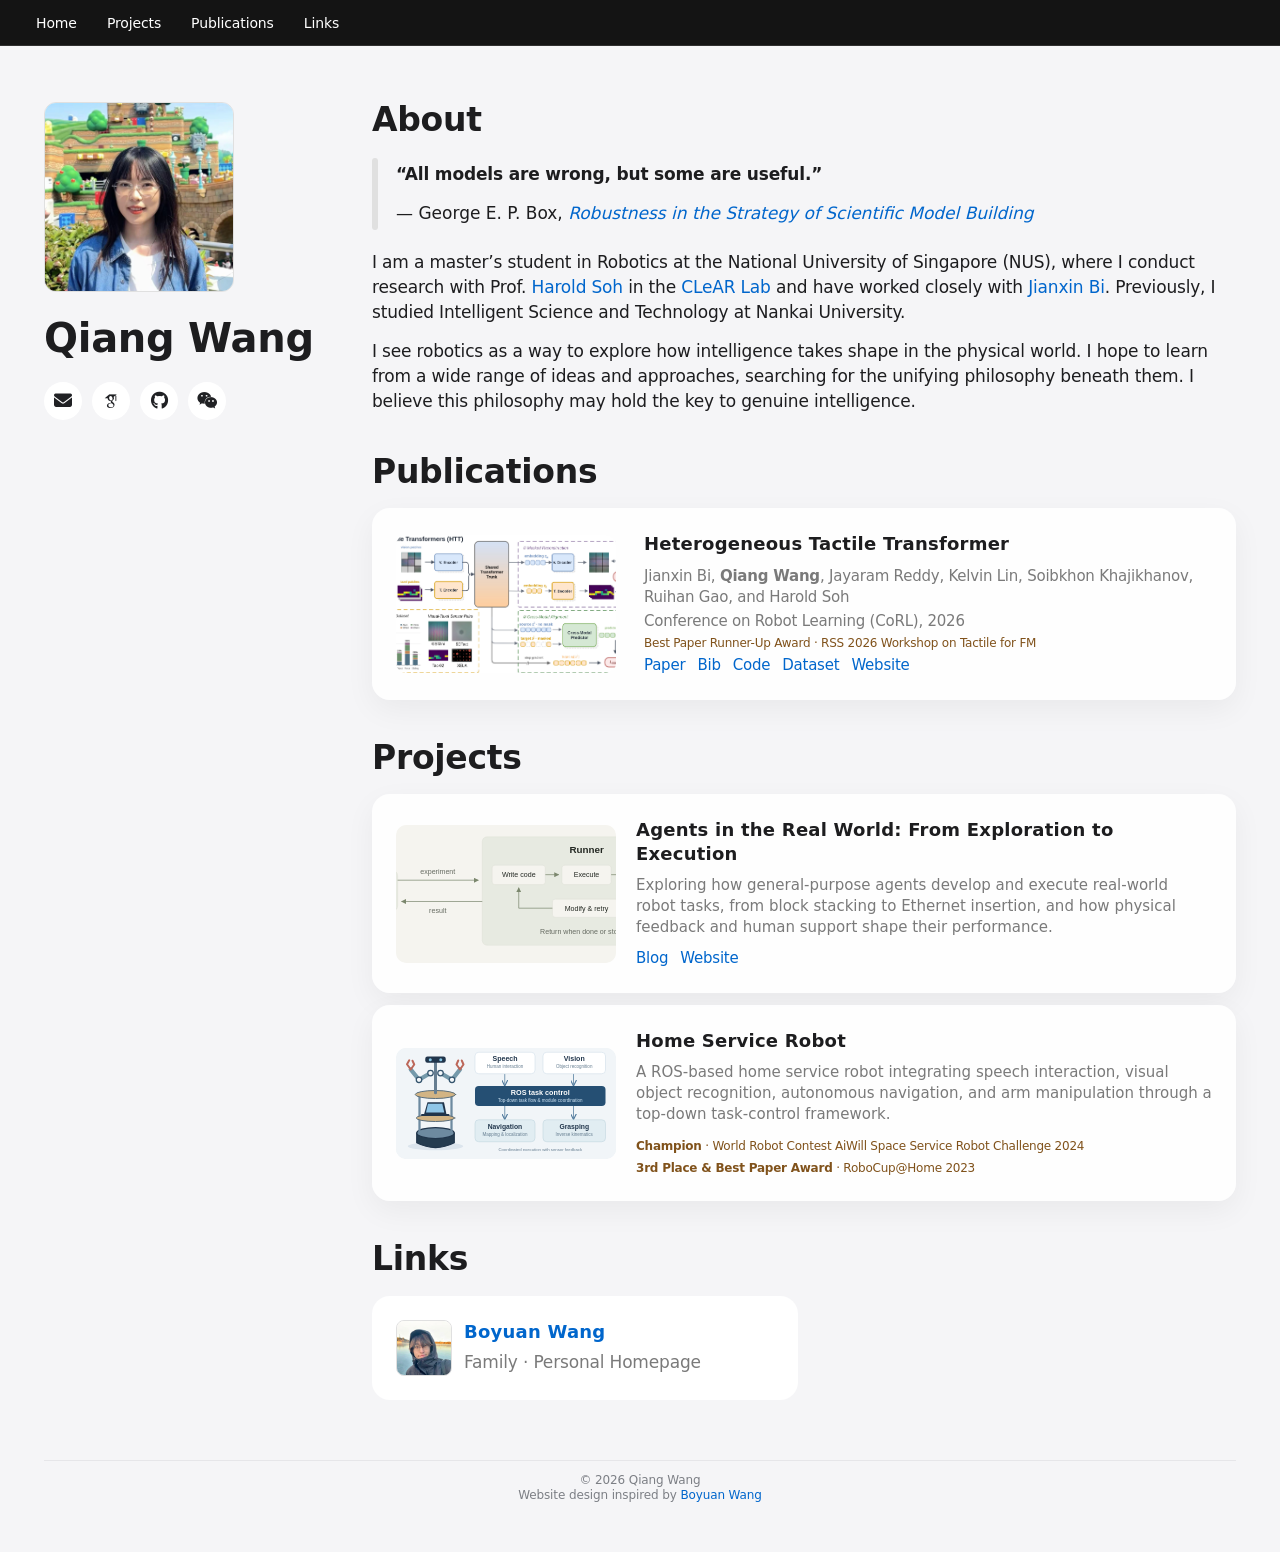
<file: index.html>
<!doctype html>
<html lang="zh-CN">
<head>
  <meta charset="utf-8">
  <meta name="viewport" content="width=device-width,initial-scale=1">
  <meta name="description" content="Qiang Wang 的个人主页：关于、学术发表、项目、链接与日常。">
  <title>Qiang Wang</title>
  <link rel="icon" href="favicon-cat.png" type="image/png">
  <link rel="stylesheet" href="style.css?v=20260922-home-robot-crop">
</head>
<body>
  <a class="skip" href="#about-me">跳至正文</a>
  <header><nav aria-label="主导航"><a href="#about-me">Home</a><a href="#projects">Projects</a><a href="#publications">Publications</a><a href="#friends-links">Links</a></nav></header>
  <div class="layout">
    <aside class="profile" aria-label="个人资料">
      <img class="portrait" src="portrait-closeup.jpg" alt="Qiang Wang" width="190" height="196">
      <h1 class="name">Qiang Wang</h1>
      
<div class="socials" aria-label="联系方式">
<a href="mailto:quimby.wang@outlook.com" title="Email: quimby.wang@outlook.com" aria-label="发送邮件至 quimby.wang@outlook.com"><i class="icon solid" aria-hidden="true">&#xf0e0;</i></a>
<a href="https://scholar.google.com/citations?hl=en&amp;user=KD0hxR0AAAAJ" title="Google Scholar" aria-label="Google Scholar" target="_blank" rel="noopener noreferrer"><i class="icon scholar" aria-hidden="true">&#xe9d4;</i></a>
<a href="https://github.com/Qistee" title="GitHub: Qistee" aria-label="GitHub: Qistee" target="_blank" rel="noopener noreferrer"><i class="icon brand" aria-hidden="true">&#xf09b;</i></a>
<a href="wechat-qr.png" title="微信二维码" aria-label="打开微信二维码" target="_blank" rel="noopener noreferrer"><i class="icon brand" aria-hidden="true">&#xf1d7;</i></a>

</div>
    </aside>
    <main>
      <section id="about-me"><h2>About</h2><blockquote class="blank-quote about-quote" cite="https://doi.org/10.1016/B978-0-12-438150-6.50018-2"><p><strong>“All models are wrong, but some are useful.”</strong></p><p class="quote-source">— George E. P. Box, <cite><a href="https://gwern.net/doc/statistics/decision/1979-box.pdf#page=2" target="_blank" rel="noopener noreferrer">Robustness in the Strategy of Scientific Model Building</a></cite></p></blockquote><div class="about-text" lang="en">
<p>I am a master’s student in Robotics at the National University of Singapore (NUS), where I conduct research with Prof. <a href="https://haroldsoh.com/" target="_blank" rel="noopener noreferrer">Harold Soh</a> in the <a href="https://clear-nus.github.io/" target="_blank" rel="noopener noreferrer">CLeAR Lab</a> and have worked closely with <a href="https://jxbi1010.github.io/" target="_blank" rel="noopener noreferrer">Jianxin Bi</a>. Previously, I studied Intelligent Science and Technology at Nankai University.</p>
<p>I see robotics as a way to explore how intelligence takes shape in the physical world. I hope to learn from a wide range of ideas and approaches, searching for the unifying philosophy beneath them. I believe this philosophy may hold the key to genuine intelligence.</p>
</div></section>
      <section id="publications"><h2>Publications</h2>
<article class="content-row publication" lang="en" aria-labelledby="htt-title">
<a class="pub-preview" href="https://jxbi1010.github.io/htt-gh-page/" target="_blank" rel="noopener noreferrer"><img src="htt.jpg" alt="Heterogeneous Tactile Transformer overview" loading="lazy"></a>
<div class="row-copy">
<h3 id="htt-title">Heterogeneous Tactile Transformer</h3>
<p class="pub-authors">Jianxin Bi, <strong>Qiang Wang</strong>, Jayaram Reddy, Kelvin Lin, Soibkhon Khajikhanov, Ruihan Gao, and Harold Soh</p>
<p class="pub-venue">Conference on Robot Learning (CoRL), 2026</p>
<p class="pub-award">Best Paper Runner-Up Award · <a href="https://tac-for-fm.github.io/rss2026/" target="_blank" rel="noopener noreferrer">RSS 2026 Workshop on Tactile for FM</a></p>
<div class="pub-links" aria-label="HTT resources">
<a href="https://arxiv.org/abs/2606.29948" target="_blank" rel="noopener noreferrer">Paper</a>
<details class="pub-bib"><summary>Bib</summary><div class="bib-content"><pre><code>@inproceedings{bi2026htt,
  title = {Heterogeneous Tactile Transformer},
  author = {Bi, Jianxin and Wang, Qiang and Reddy, Jayaram and Lin, Kelvin and Khajikhanov, Soibkhon and Gao, Ruihan and Soh, Harold},
  booktitle = {Conference on Robot Learning (CoRL)},
  year = {2026},
  eprint = {2606.29948},
  archiveprefix = {arXiv},
  primaryclass = {cs.RO},
  url = {https://arxiv.org/abs/2606.29948},
  dataset = {https://huggingface.co/datasets/AllenBi21/HTT-dataset},
}
</code></pre><a href="htt.bib" download>Download BibTeX</a></div></details>
<a href="https://github.com/jxbi1010/HTT" target="_blank" rel="noopener noreferrer">Code</a>
<a href="https://huggingface.co/datasets/AllenBi21/HTT-dataset" target="_blank" rel="noopener noreferrer">Dataset</a>
<a href="https://jxbi1010.github.io/htt-gh-page/" target="_blank" rel="noopener noreferrer">Website</a>
</div></div></article></section>
      <section id="projects"><h2>Projects</h2><article class="content-row project" lang="en"><a class="pub-preview" href="https://dagroup-pku.github.io/Agentic-Robot/posts/agents-in-the-real-world/" target="_blank" rel="noopener noreferrer"><img src="agents-real-world.svg" alt="Engineer–Runner workflow for experiments on physical robots" loading="lazy"></a><div class="row-copy"><h3>Agents in the Real World: From Exploration to Execution</h3><p>Exploring how general-purpose agents develop and execute real-world robot tasks, from block stacking to Ethernet insertion, and how physical feedback and human support shape their performance.</p><div class="pub-links"><a href="https://dagroup-pku.github.io/Agentic-Robot/posts/agents-in-the-real-world/" target="_blank" rel="noopener noreferrer">Blog</a><a href="https://robot-task-evaluation.quincy-wang.chatgpt.site/" target="_blank" rel="noopener noreferrer">Website</a></div></div></article><article class="content-row project home-robot" lang="en"><a class="pub-preview" href="home-service-robot.svg?v=2" target="_blank" rel="noopener noreferrer" aria-label="View home service robot system diagram"><img src="home-service-robot.svg?v=2" alt="Home service robot: speech and vision feed ROS task control, coordinating navigation and grasping" loading="lazy"></a><div class="row-copy"><h3>Home Service Robot</h3><p>A ROS-based home service robot integrating speech interaction, visual object recognition, autonomous navigation, and arm manipulation through a top-down task-control framework.</p><ul class="project-honors"><li><strong>Champion</strong> · World Robot Contest AiWill Space Service Robot Challenge 2024</li><li><strong>3rd Place &amp; Best Paper Award</strong> · RoboCup@Home 2023</li></ul></div></article></section>
      <section id="friends-links"><h2>Links</h2><div class="friends-grid"><article class="friend-card"><a href="https://elviswang1111.github.io/" target="_blank" rel="noopener noreferrer" aria-label="Boyuan Wang’s homepage"><img src="boyuan-wang.jpg" alt="Boyuan Wang" class="friend-avatar" loading="lazy" width="56" height="56"></a><div class="friend-content"><h3><a href="https://elviswang1111.github.io/" target="_blank" rel="noopener noreferrer">Boyuan Wang</a></h3><p class="friend-meta">Family · Personal Homepage</p></div></article></div></section>
    </main>
<footer>© 2026 Qiang Wang<br>Website design inspired by <a href="https://elviswang1111.github.io/" target="_blank" rel="noopener noreferrer" style="color:var(--blue);text-decoration:none">Boyuan Wang</a></footer>
</div>
</body>
</html>
</file>
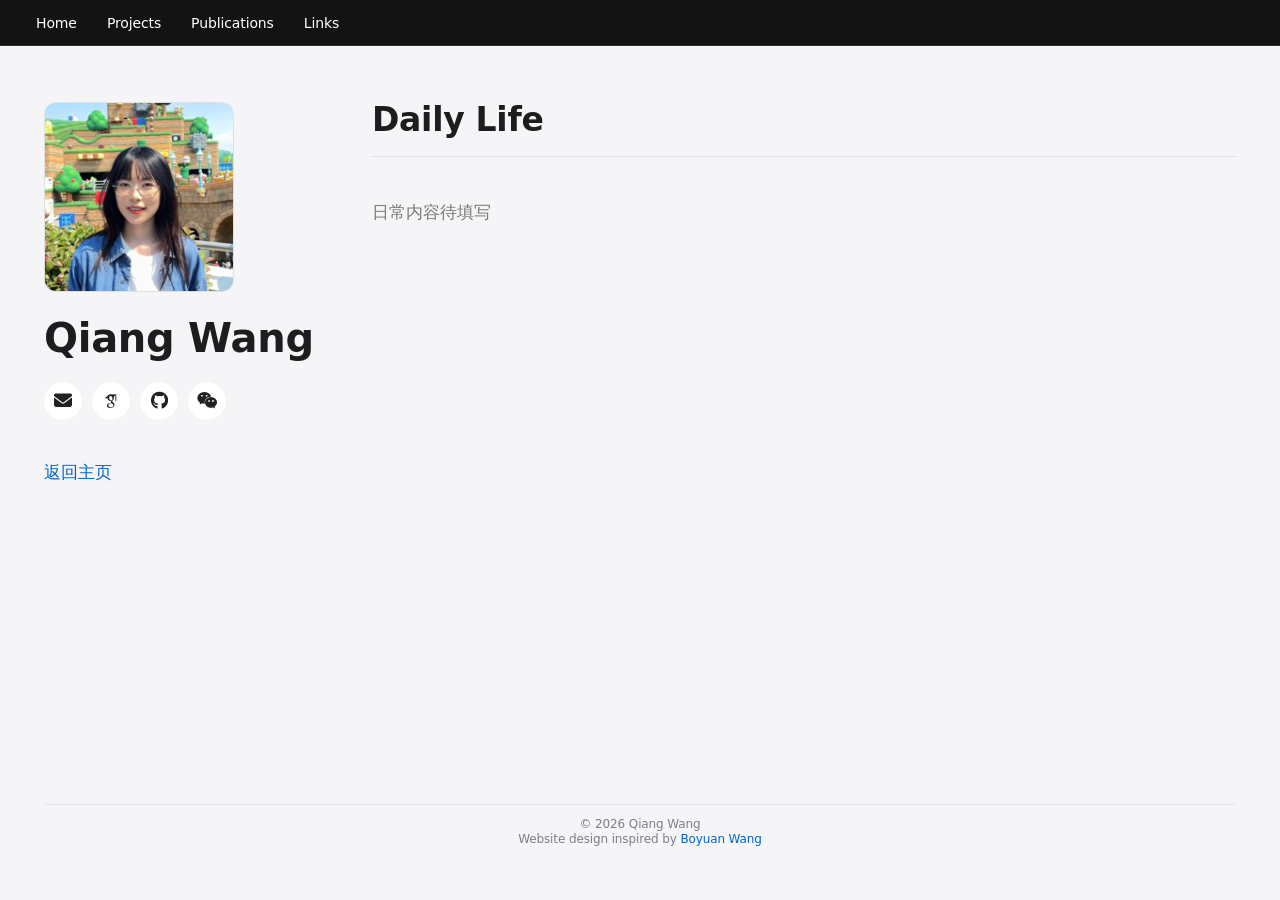
<file: daily-life.html>
<!doctype html>
<html lang="zh-CN"><head><meta charset="utf-8"><meta name="viewport" content="width=device-width,initial-scale=1"><meta name="description" content="Qiang Wang 的日常记录。"><title>Daily Life · Qiang Wang</title><link rel="icon" href="favicon-cat.png" type="image/png"><link rel="stylesheet" href="style.css?v=20260922-home-robot-crop"></head><body><a class="skip" href="#daily-life">跳至正文</a><header><nav aria-label="主导航"><a href="index.html#about-me">Home</a><a href="index.html#projects">Projects</a><a href="index.html#publications">Publications</a><a href="index.html#friends-links">Links</a></nav></header><div class="layout"><aside class="profile"><img class="portrait" src="portrait-closeup.jpg" alt="Qiang Wang" width="190" height="196"><h1 class="name">Qiang Wang</h1><div class="socials" aria-label="联系方式">
<a href="mailto:quimby.wang@outlook.com" title="Email: quimby.wang@outlook.com" aria-label="发送邮件至 quimby.wang@outlook.com"><i class="icon solid" aria-hidden="true">&#xf0e0;</i></a>
<a href="https://scholar.google.com/citations?hl=en&amp;user=KD0hxR0AAAAJ" title="Google Scholar" aria-label="Google Scholar" target="_blank" rel="noopener noreferrer"><i class="icon scholar" aria-hidden="true">&#xe9d4;</i></a>
<a href="https://github.com/Qistee" title="GitHub: Qistee" aria-label="GitHub: Qistee" target="_blank" rel="noopener noreferrer"><i class="icon brand" aria-hidden="true">&#xf09b;</i></a>
<a href="wechat-qr.png" title="微信二维码" aria-label="打开微信二维码" target="_blank" rel="noopener noreferrer"><i class="icon brand" aria-hidden="true">&#xf1d7;</i></a>

</div><a class="back-link" href="index.html">返回主页</a></aside><main id="daily-life"><h2>Daily Life</h2><div class="daily-empty"><p class="muted">日常内容待填写</p></div></main>
<footer>© 2026 Qiang Wang<br>Website design inspired by <a href="https://elviswang1111.github.io/" target="_blank" rel="noopener noreferrer" style="color:var(--blue);text-decoration:none">Boyuan Wang</a></footer>
</div></body></html>
</file>
<file: style.css>
:root{color-scheme:light;--bg:#f5f5f7;--text:#202124;--muted:#72757b;--line:#e4e5e8;--blue:#245b98}*{box-sizing:border-box}html{scroll-behavior:smooth;scroll-padding-top:80px}body{margin:0;background:var(--bg);color:var(--text);font-family:Arial,"PingFang SC","Microsoft YaHei",sans-serif;font-size:16px;line-height:1.6}header{position:sticky;top:0;z-index:10;background:#121212}nav{display:flex;gap:30px;max-width:1440px;margin:auto;padding:11px 36px;align-items:center}nav a{color:#f6f6f6;text-decoration:none;font-size:14px;white-space:nowrap}nav a:hover{color:#aac7e8}a:focus-visible{outline:3px solid #7aa9df;outline-offset:5px;border-radius:2px}.layout{display:grid;grid-template-columns:280px minmax(0,1fr);gap:48px;max-width:1240px;margin:0 auto;padding:56px 24px 48px}.profile{align-self:start;position:sticky;top:100px}.portrait{display:block;width:190px;height:196px;object-fit:cover;object-position:center;border-radius:13px}.placeholder{display:flex;align-items:center;justify-content:center;background:#eeeeF1;border:1px dashed #c8cbd0;color:var(--muted);font-size:14px}.name{font-size:36px;letter-spacing:-1px;line-height:1.2;margin:32px 0 10px;font-weight:700}.tagline{font-family:ui-monospace,monospace;font-size:14px;letter-spacing:1px;margin:0 0 23px}.muted{color:var(--muted)}.socials{display:flex;gap:10px}.socials a,.socials span{border-radius:50%;width:38px;height:38px;background:#fff;color:#202124;display:flex;align-items:center;justify-content:center;font-size:14px;font-weight:600;text-decoration:none}section{margin:0 0 44px;scroll-margin-top:20px}h2{font-size:32px;line-height:1.2;letter-spacing:-.8px;margin:0 0 22px;font-weight:700}.blank-quote{border-left:5px solid #dedfe2;margin:0 0 28px;padding:3px 0 5px 20px;border-radius:3px}.blank-quote span{font-size:16px}.line{height:9px;width:100%;background:var(--line);border-radius:3px;margin:14px 0}.w90{width:90%}.w80{width:80%}.w70{width:70%}.w60{width:60%}.w40{width:40%}.paragraph-gap{height:17px}.text-placeholder{padding:0 0 8px;max-width:100%}.content-row{display:flex;gap:30px;background:#fff;border-radius:18px;padding:28px;box-shadow:0 7px 28px #171c2610}.thumbnail{width:210px;min-height:140px;flex-shrink:0;border-radius:8px}.row-copy{flex:1;min-width:0;align-self:center}.row-copy p{margin:0 0 17px;font-size:16px}.friend-row{display:flex;gap:22px;max-width:450px;align-items:center;padding:8px 0}.friend-avatar{height:64px;width:64px;flex-shrink:0;border-radius:50%}footer{max-width:1240px;margin:auto;padding:22px 44px 28px;color:#7c7f85;border-top:1px solid #e6e6e9;font-size:13px;text-align:center}.skip{position:fixed;top:-80px;left:12px;z-index:20;background:#fff;padding:10px 15px;color:#111}.skip:focus{top:10px}.daily-empty{min-height:250px;border-top:1px solid #dedfe2;padding-top:26px}.back-link{color:var(--blue);text-decoration:none}.back-link:hover{text-decoration:underline}@media(max-width:900px){.layout{grid-template-columns:210px minmax(0,1fr);gap:32px;padding:36px 28px}.name{font-size:30px}.content-row{gap:20px;padding:22px}.thumbnail{width:135px;min-height:110px}}@media(max-width:650px){nav{gap:0;justify-content:space-between;padding:13px 16px}nav a{font-size:13px}.layout{display:block;padding:30px 22px}.profile{position:static;margin-bottom:44px}.portrait{width:130px;height:140px}.name{margin-top:22px;font-size:32px}.tagline{margin-bottom:18px}h2{font-size:28px}section{margin-bottom:36px}.content-row{padding:20px;gap:20px;flex-direction:column}.thumbnail{width:100%;height:145px}.row-copy{width:100%}footer{padding:20px 22px}.daily-empty{min-height:200px}}@media(prefers-reduced-motion:reduce){html{scroll-behavior:auto}}

@font-face{font-family:"FA Solid";src:url("fa-solid-900.woff2") format("woff2");font-weight:900;font-display:block}
@font-face{font-family:"FA Brands";src:url("fa-brands-400.woff2") format("woff2");font-weight:400;font-display:block}
@font-face{font-family:"Academicons";src:url("academicons.woff") format("woff");font-weight:400;font-display:block}
.icon{font-style:normal;line-height:1;font-size:18px;-webkit-font-smoothing:antialiased}.solid{font-family:"FA Solid";font-weight:900}.brand{font-family:"FA Brands";font-weight:400}.scholar{font-family:"Academicons";font-weight:400}.socials a:hover{color:#245b98;background:#e5edf6}.socials span{cursor:default}.profile .back-link{display:inline-block;margin-top:22px}

.about-quote p{margin:0 0 12px}.about-quote .quote-source{margin-bottom:0;font-size:16px;line-height:1.6}.quote-source a{color:var(--blue);text-decoration:none;overflow-wrap:anywhere}.quote-source a:hover{text-decoration:underline}

.about-text p{margin:0 0 18px}.about-text p:last-child{margin-bottom:0}.about-text a{color:var(--blue);text-decoration:none}.about-text a:hover{text-decoration:underline}

.publication{align-items:flex-start}.pub-preview{width:210px;flex-shrink:0;align-self:center}.pub-preview img{display:block;width:100%;height:auto;border-radius:8px}.publication h3{font-size:19px;line-height:1.4;margin:0 0 10px;letter-spacing:-.2px}.publication .pub-authors{margin:0 0 9px;line-height:1.6}.publication .pub-venue{margin:0 0 10px;color:#555}.publication .pub-award{font-size:14px;margin:0 0 15px;color:#80521b}.pub-award a{color:inherit;text-decoration:none}.pub-award a:hover{text-decoration:underline}.pub-links{display:flex;flex-wrap:wrap;align-items:baseline;gap:8px 18px}.pub-links a,.pub-links summary{font-size:14px;color:var(--blue);text-decoration:none;cursor:pointer}.pub-links a:hover,.pub-links summary:hover{text-decoration:underline}.pub-bib summary{list-style:none}.pub-bib summary::-webkit-details-marker{display:none}.pub-bib summary:focus-visible{outline:3px solid #7aa9df;outline-offset:5px}.pub-bib[open]{flex-basis:100%;order:1}.bib-content{margin-top:10px;padding:15px;background:#f5f5f7;border-radius:8px}.bib-content pre{white-space:pre-wrap;overflow-wrap:anywhere;font-size:13px;line-height:1.6;margin:0 0 12px}.publication .row-copy{align-self:start}@media(max-width:900px){.pub-preview{width:135px}}@media(max-width:650px){.pub-preview{width:100%;max-width:320px}.publication h3{font-size:19px}}

.project h3{font-size:19px;line-height:1.4;margin:0 0 10px;letter-spacing:-.2px}.project .row-copy p{margin-bottom:16px}.friends-grid{display:grid;grid-template-columns:repeat(2,minmax(0,1fr));gap:12px}.friend-card{display:grid;grid-template-columns:56px minmax(0,1fr);gap:12px;align-items:center;background:#fff;border-radius:18px;padding:24px}.friend-card .friend-avatar{display:block;width:56px;height:56px;border-radius:8px;object-fit:cover;border:1px solid var(--line)}.friend-content h3{font-size:16px;line-height:1.4;margin:0 0 4px}.friend-content a{color:var(--blue);text-decoration:none}.friend-content a:hover{text-decoration:underline}.friend-meta{font-size:12px;line-height:1.43;color:var(--muted);margin:0}@media(max-width:900px){.friends-grid{grid-template-columns:1fr}}@media(max-width:650px){.friend-card{padding:18px;grid-template-columns:48px minmax(0,1fr)}.friend-card .friend-avatar{width:48px;height:48px}}

/* Match the reference About typography. */
#about-me{font-size:17px;line-height:1.47}#about-me h2{font-size:33px;line-height:1.1}#about-me .about-text p,#about-me .about-quote p{font-size:17px;line-height:1.47;letter-spacing:-.01em}@media(max-width:980px){#about-me h2{font-size:34px}}@media(max-width:560px){#about-me h2{font-size:30px}}
/* Shared typography and layout matched to the reference homepage. */
:root{--text:#1d1d1f;--muted:#7a7a7a;--line:#e0e0e0;--blue:#0066cc;--font-text:"SF Pro Text","SF Pro Display",system-ui,-apple-system,BlinkMacSystemFont,"Segoe UI","PingFang SC","Microsoft YaHei",sans-serif;--font-display:"SF Pro Display","SF Pro Text",system-ui,-apple-system,BlinkMacSystemFont,"Segoe UI","PingFang SC","Microsoft YaHei",sans-serif}
body{font-family:var(--font-text);font-size:17px;line-height:1.47;font-weight:400}
header{background:rgba(0,0,0,.92);border-bottom:1px solid rgba(255,255,255,.12)}
nav{max-width:1440px;min-height:45px;padding:0 24px;gap:6px;flex-wrap:wrap;justify-content:flex-start}
nav a{padding:8px 12px;font-size:14px;line-height:1;letter-spacing:-.12px;border-radius:9999px;color:#fff}
nav a:hover{background:rgba(255,255,255,.12);color:#fff}
.layout{display:grid;grid-template-columns:280px minmax(0,1fr);gap:0 48px;max-width:1240px;padding:56px 24px 48px;min-height:calc(100vh - 50px)}
main{min-width:0;max-width:980px}.profile{position:sticky;top:80px;margin:0;align-self:start}
.portrait{width:190px;height:auto;max-width:100%;border-radius:12px;border:1px solid var(--line);margin:0 0 24px}
.name{font-family:var(--font-display);font-size:40px;font-weight:600;line-height:1.1;letter-spacing:-.28px;margin:0 0 22px}
.socials{flex-wrap:wrap;margin-bottom:18px}
section{margin-bottom:40px;overflow-wrap:anywhere}
h2,#about-me h2{font-family:var(--font-display);font-size:33px;font-weight:600;line-height:1.1;letter-spacing:-.28px;margin:0 0 18px}
.about-text p,#about-me .about-text p{font-size:17px;line-height:1.47;letter-spacing:-.01em;margin:0 0 14px}
.about-quote{position:relative;border:0;border-radius:0;margin:20px 0;padding:4px 0 4px 24px}
.about-quote:before{content:"";position:absolute;inset:0 auto 0 0;width:6px;border-radius:9999px;background:var(--line)}
#about-me .about-quote p{font-size:17px;line-height:1.47;letter-spacing:-.01em;margin:0 0 14px}
#about-me .about-quote .quote-source{margin:0;letter-spacing:normal}
.content-row{display:grid;grid-template-columns:220px minmax(0,1fr);gap:20px;align-items:center;padding:24px;border-radius:18px;background:rgba(255,255,255,.9);box-shadow:0 10px 30px #0000000d;margin-bottom:12px}
.publication{gap:28px;margin-bottom:28px}.row-copy,.publication .row-copy{align-self:center}
.pub-preview{width:220px;max-width:none;align-self:center}.pub-preview img{width:220px;height:138px;aspect-ratio:220/138;object-fit:cover;border-radius:10px}
.publication h3,.project h3{font-size:18px;font-weight:600;line-height:1.3;letter-spacing:.231px;margin:0 0 10px}
.publication .pub-authors,.publication .pub-venue{font-size:15px;line-height:1.4;letter-spacing:-.224px;color:var(--muted);margin:0 0 3px}
.publication .pub-award{font-size:12px;line-height:1.43;letter-spacing:-.224px;margin:0 0 3px}
.project .row-copy p{font-size:15px;line-height:1.4;color:var(--muted);margin:0}
.pub-links{gap:6px 12px;line-height:1.4}.pub-links a,.pub-links summary{font-size:15px;line-height:1.4;letter-spacing:-.224px}.project .pub-links{margin-top:10px}
.friends-grid{grid-template-columns:repeat(2,minmax(0,1fr));gap:12px}
.friend-card{grid-template-columns:56px minmax(0,1fr);gap:12px;padding:24px;border-radius:18px}
.friend-card .friend-avatar{width:56px;height:56px;border-radius:8px}
.friend-content h3{font-size:18px;font-weight:600;line-height:1.19;letter-spacing:.231px;margin:0 0 8px}
.friend-meta{font-size:12px;line-height:1.43;letter-spacing:-.224px;margin:0}
.layout>footer{grid-column:1/-1;width:100%;max-width:none;margin:20px 0 0;padding:12px 0 0;font-size:12px;line-height:1.3;letter-spacing:-.12px;align-self:end}
@media(max-width:980px){.layout{grid-template-columns:minmax(0,1fr);gap:24px;padding-top:24px}.profile{position:static;margin:0}h2,#about-me h2,.name{font-size:34px;letter-spacing:-.374px}.friends-grid{grid-template-columns:1fr}.content-row,.publication{grid-template-columns:minmax(0,1fr);gap:12px}.pub-preview{width:100%;max-width:none}.pub-preview img{width:100%;height:auto;aspect-ratio:220/138}.friend-card{grid-template-columns:48px minmax(0,1fr)}.friend-card .friend-avatar{width:48px;height:48px}}
@media(max-width:560px){nav{flex-wrap:nowrap;overflow-x:auto;scrollbar-width:none;padding:0 14px}nav a{padding-left:10px;padding-right:10px;flex:0 0 auto}.layout{padding-left:14px;padding-right:14px}h2,#about-me h2,.name{font-size:30px}.content-row,.friend-card{padding:18px}.about-quote{padding-left:18px}}

/* Match the reference Links description cascade and card height. */
.friend-card .friend-meta{font-size:17px;line-height:1.47;letter-spacing:-.01em;margin:0}

.project .project-honors{list-style:none;padding:0;margin:12px 0 0;color:#80521b;font-size:12px;line-height:1.5;letter-spacing:-.224px}.project-honors li+li{margin-top:4px}.home-robot .pub-preview img{object-fit:contain;background:#f1f5f8}

.home-robot .pub-preview img{height:auto;aspect-ratio:880/444}
</file>
